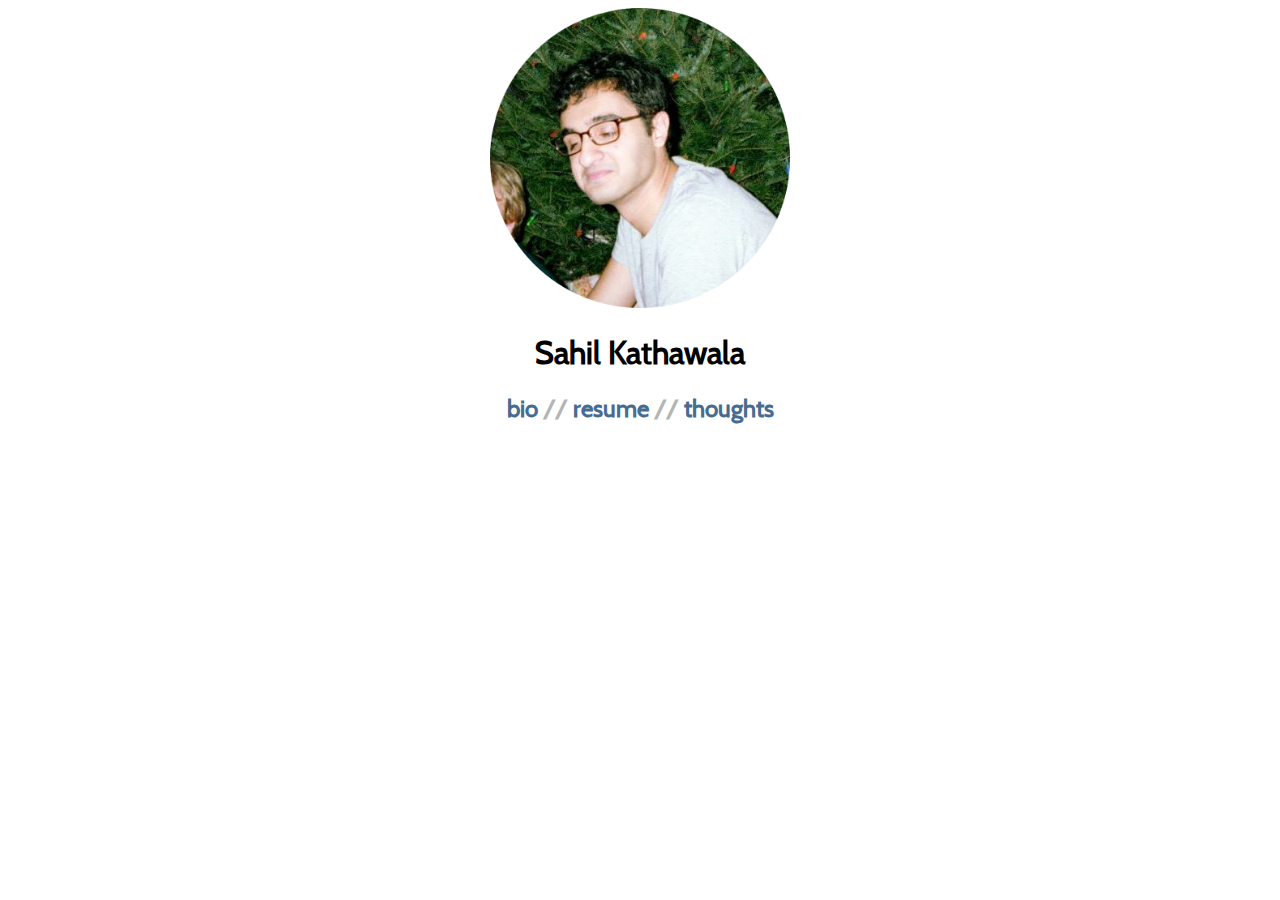
<file: index.html>
<!DOCTYPE html>
<html>
	<head>
		<title>Sahil Kathawala</title>
		<meta charset="UTF-8">
		<meta name="viewport" content="width=device-width, initial-scale=1.0, maximum-scale=1.0, user-scalable=0" />
		<link rel="stylesheet" href="index.css" type="text/css" />
		<link rel="icon" href="circle.png" type="image/png"/>
		
	</head>
	
	<body>
		<a href="./index.html"><img src="pic4web.jpg" id="me" alt="Picture of Sahil" width="300" height="300"/> </a>
	
	<h1 class="headline">Sahil Kathawala</h1>
	<h2 class="header">
			<a href="bio.html">bio</a>
			//
			<a href="resume.html">resume</a>
			//
			<a href="https://medium.com/@sahilkathawala">thoughts</a>
	</h2>
	</body>


</html>
</file>
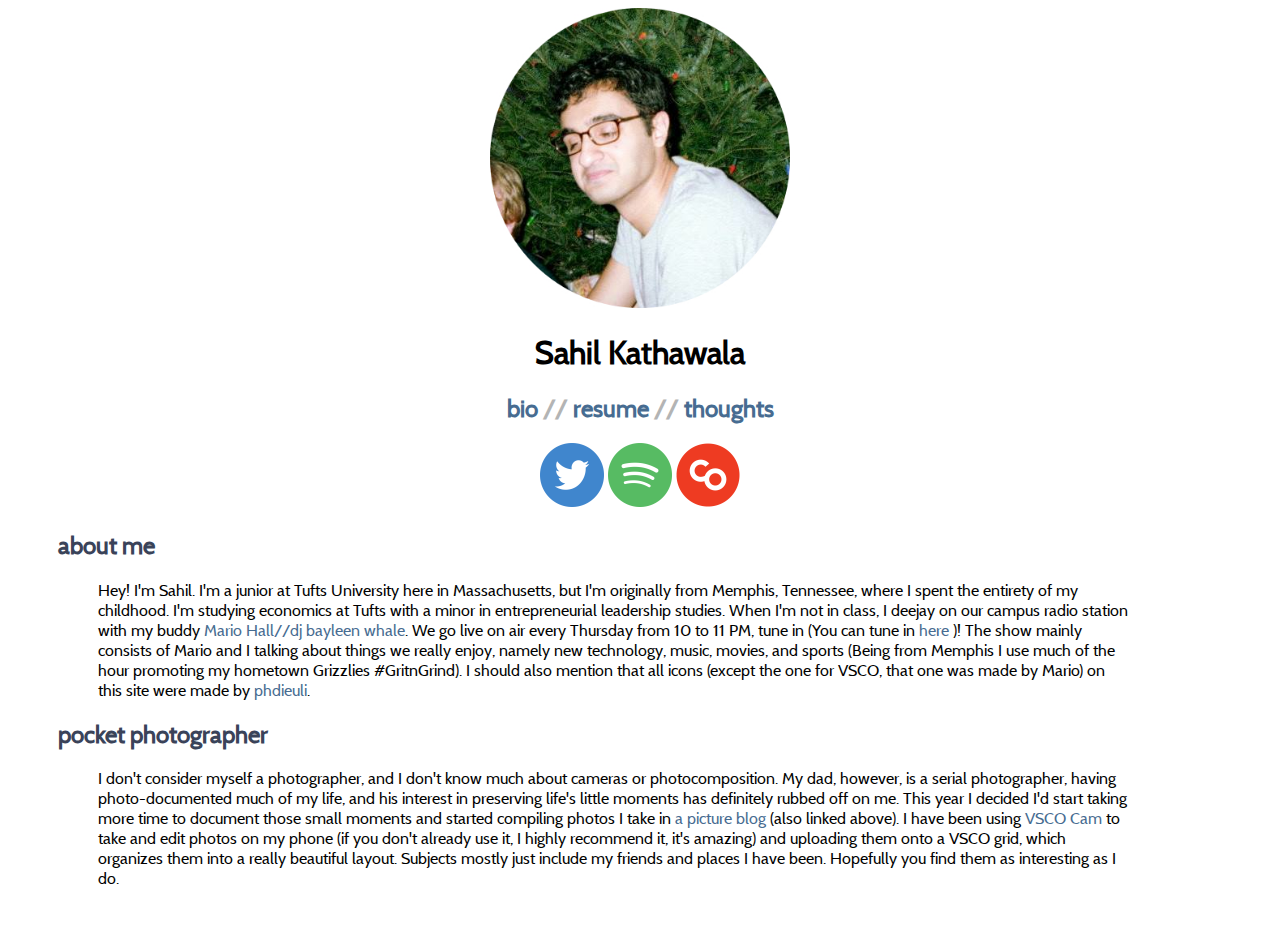
<file: bio.html>
<!DOCTYPE html>
<html>
	<head>
		<title>Sahil Kathawala</title>
		<meta charset="UTF-8">
		<meta name="viewport" content="width=device-width, initial-scale=1.0, maximum-scale=1.0, user-scalable=0" />
		<link rel="stylesheet" href="index.css" type="text/css" />
		<link rel="icon" href="circle.png" type="image/png"/>
	</head>
	
	<body>
		<a href="./index.html"><img src="pic4web.jpg" id="me" alt="Picture of Sahil" width="300" height="300"/> </a>
		<h1 class="headline">Sahil Kathawala</h1>
		<h2 class="header">
			<a href="bio.html">bio</a>
			//
			<a href="resume.html">resume</a>
			//
			<a href="https://medium.com/@sahilkathawala">thoughts</a>
		</h2>
		
		<div class="networks">
			<a href="https://www.twitter.com/sahilkathawala" target="_blank"><img src="twitter.png" alt="Twitter" width="64" height="64" /> </a>
			<a href="http://open.spotify.com/user/1219538384" target="_blank"><img src="spotify.png" alt="Spotify" width="64" height="64" /> </a>
			<!--<a href="https://foursquare.com/sahilkathawala" target="_blank"> <img src="foursquare.png" alt="Foursquare" width="64" height="64" /> </a>-->
			<a href="http://sahil.vsco.co" target="_blank"> <img src="vsco.png" alt="VSCO" width="64" height"64" /> </a>
		</div>
		
		<div class="bio">

		<h2 class="biohead">about me</h2>
		<p class="biopara">
			Hey! I'm Sahil. I'm a junior at Tufts University here in Massachusetts, but I'm originally from Memphis, Tennessee, where I spent the entirety of my childhood. I'm studying economics at Tufts with a minor in entrepreneurial leadership studies. When I'm not in class, I deejay on our campus radio station with my buddy <a href="http://twitter.com/nadomars" target="_blank">Mario Hall//dj bayleen whale</a>. We go live on air every Thursday from 10 to 11 PM, tune in (You can tune in <a href="http://wmfo.org/" target="_blank"> here </a>)! The show mainly consists of Mario and I talking about things we really enjoy, namely new technology, music, movies, and sports (Being from Memphis I use much of the hour promoting my hometown Grizzlies #GritnGrind). I should also mention that all icons (except the one for VSCO, that one was made by Mario) on this site were made by <a href="http://iconfindr.com/1bQv8s2" target="_blank">phdieuli</a>.
		</p>
		<h2 class="biohead">pocket photographer</h2>
		<p class="biopara">
			I don't consider myself a photographer, and I don't know much about cameras or photocomposition. My dad, however, is a serial photographer, having photo-documented much of my life, and his interest in preserving life's little moments has definitely rubbed off on me. This year I decided I'd start taking more time to document those small moments and started compiling photos I take in <a href="http://sahil.vsco.co" target="_blank">a picture blog</a> (also linked above). I have been using <a href="http://vsco.co/vscocam" target="_blank">VSCO Cam</a> to take and edit photos on my phone (if you don't already use it, I highly recommend it, it's amazing) and uploading them onto a VSCO grid, which organizes them into a really beautiful layout. Subjects mostly just include my friends and places I have been. Hopefully you find them as interesting as I do.
			<br/>
			<br/>
			<br/>
		</p>
</body>
</html>
</file>
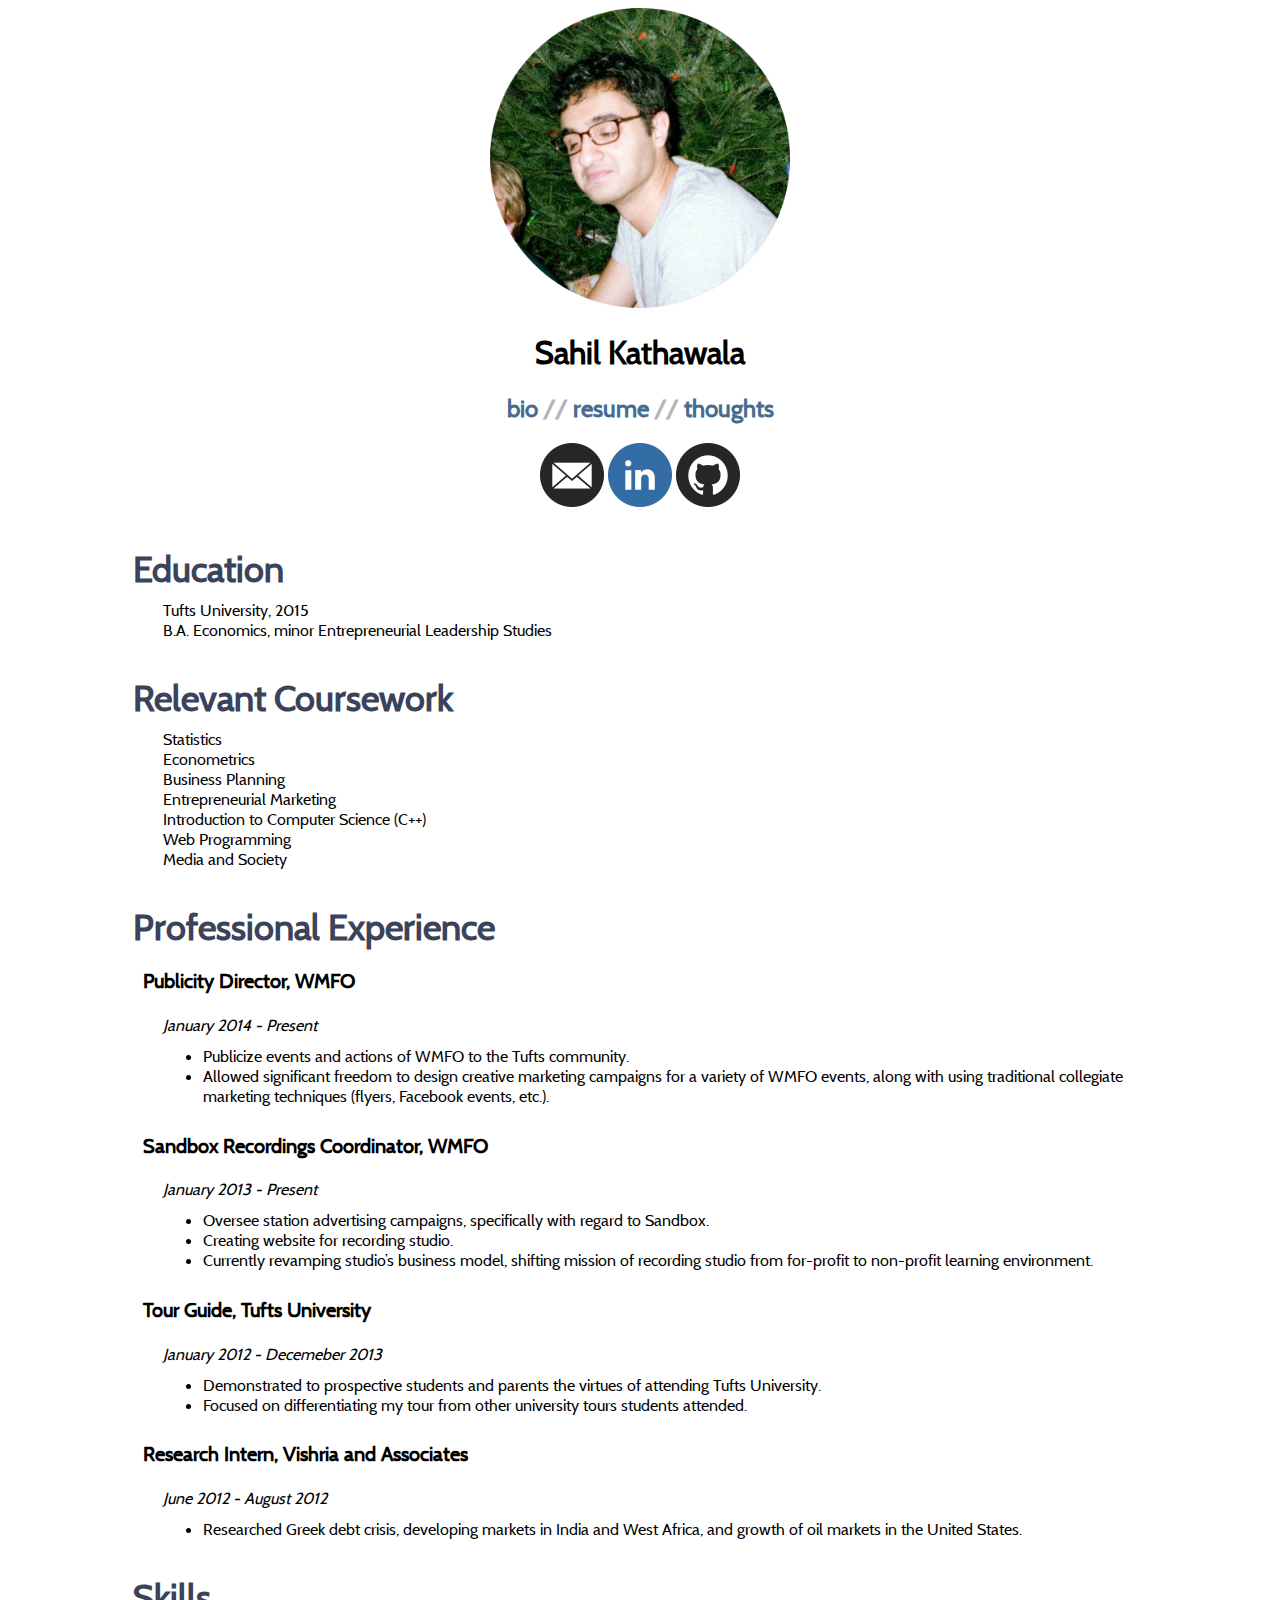
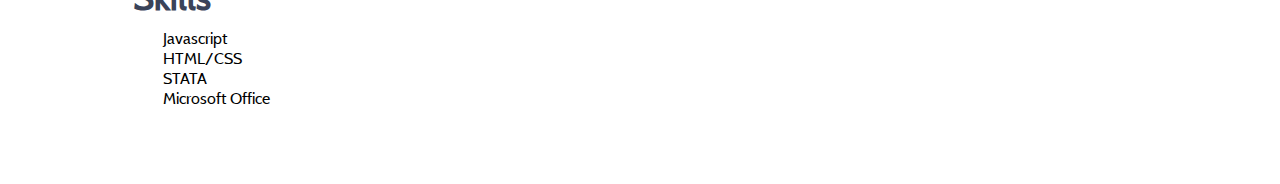
<file: resume.html>
<!DOCTYPE html>
<html>
	<head>
		<title>Sahil Kathawala</title>
		<meta charset="UTF-8">
		<meta name="viewport" content="width=device-width, initial-scale=1.0, maximum-scale=1.0, user-scalable=0" />
		<link rel="stylesheet" href="index.css" type="text/css" />
		<link rel="icon" href="circle.png" type="image/png"/>
	</head>

	<body>
		<a href="./index.html"><img src="pic4web.jpg" id="me" alt="Picture of Sahil" width="300" height="300"/> </a>
		<h1 class="headline">Sahil Kathawala</h1>
		<h2 class="header">
			<a href="bio.html">bio</a>
			//
			<a href="resume.html">resume</a>
			//
			<a href="https://medium.com/@sahilkathawala">thoughts</a>
		</h2>
		
		<div class="networks">
			<a href="mailto:sahilkathawala@gmail.com" target="_blank"><img src="mail.png" alt="Mail" width="64" height="64" /></a>
			<a href="http://www.linkedin.com/in/sahilkathawala" target="_blank"><img src="linkedin.png" alt="Linkedin" width="64" height="64" /> </a> 
			<a href="https://github.com/sahilkathawala" target="_blank"><img src="github.png" alt="GitHub" width="64" height="64" /> </a> 
		</div>

		<div class="resume">
		<h3 class="subjects">Education</h3>
		
		<p class="restext">
		Tufts University, 2015 <br/>
		B.A. Economics, minor Entrepreneurial Leadership Studies
		</p> 

		<h3 class="subjects">Relevant Coursework</h3>
		<p class="restext">
			Statistics <br/>
			Econometrics <br/>
			Business Planning <br/>
			Entrepreneurial Marketing <br/>
			Introduction to Computer Science (C++) <br/>
			Web Programming <br/>
			Media and Society <br/>
		</p>

		<h3 class="subjects">Professional Experience</h3>
		<h4 class="jobs">Publicity Director, WMFO</h4>
			<h5 class="dates">January 2014 - Present</h5>
			<ul class="restext">
				<li>
					Publicize events and actions of WMFO to the Tufts community.
				</li>
				<li>
					Allowed significant freedom to design creative marketing campaigns for a variety of WMFO events, along with using traditional collegiate marketing techniques (flyers, Facebook events, etc.).
				</li>
			</ul>
		<h4 class="jobs">Sandbox Recordings Coordinator, WMFO</h4>
			<h5 class="dates">January 2013 - Present</h5>
			<ul class="restext">
				<li>
					Oversee station advertising campaigns, specifically with regard to Sandbox.
				</li>
				<li>
					Creating website for recording studio.
				</li>
				<li>
					Currently revamping studio’s business model, shifting mission of recording studio from for-profit to non-profit learning environment.
				</li>
			</ul>
		<h4 class="jobs">Tour Guide, Tufts University</h4>
			<h5 class="dates"> January 2012 - Decemeber 2013</h5>
			<ul class="restext">
				<li>
					Demonstrated to prospective students and parents the virtues of attending Tufts University.
				</li>
				<li>
					Focused on differentiating my tour from other university tours students attended.
				</li>
			</ul>
		<h4 class="jobs">Research Intern, Vishria and Associates</h4>
			<h5 class="dates">June 2012 - August 2012</h5>
			<ul class="restext">
				<li>
					Researched Greek debt crisis, developing markets in India and West Africa, and growth of oil markets in the United States.
				</li>
			</ul>
		
		<h3 class="subjects">Skills</h3>
		<p class="restext">
		Javascript<br/>
		HTML/CSS<br/>
		STATA<br/>
		Microsoft Office<br/>
		<br/>
		<br/>
		<br/>
	
		</p>

	</div>
	
	</body>
</html>
</file>
<file: index.css>
@font-face {
    font-family: 'Cabin';
    src: url('Cabin-Regular.ttf');
 }

*{
	font-family: Cabin;
}

body{
	text-align: center;

}

a{
	text-decoration: none;	
}

a:link{
	color:#476C91;
	}
a:visited{
	color:#6a7d95;
}
a:hover{
	color:#6a7d95;
}
a:active{
	color: #609a9f;
}

.headline{
	text-align: center;
	font-weight: 700;
}

.header{
	text-align: center;
	font-weight: 600;
	color: #B3B4B4;
}

.bio, .resume{
	padding-left: 40px;
	padding-right: 40px;
	text-align: left;
}

.biohead{
	margin-left: 10px;
	color: #3a4359;
	font-weight: 600;

}

.biopara{
	margin-left: 50px;
	margin-right: 100px;
	font-weight: 400;
}

.networks{
	text-align: center;
	margin: 0px 8px -15px 8px;
	display: inline-block;
}

.subjects {
	font-size: 36px;
	margin-left: 85px;
	margin-bottom: -7px;
	text-align: left;
	color: #3a4359;
}

.jobs{
	font-size: 20px;
	font-weight: 600;
	margin-bottom: -5px;
	margin-left: 95px;
}

.dates{
	font-style: italic;
	font-weight: 400;
	font-size: 16px;
	margin-left: 115px;
	margin-bottom: -5px;
}

.restext{
	font-size: 16px;
	margin-left: 115px;
	margin-right: 100px;
	font-weight: 400;
}

@media (max-width: 568px) {
 	.bio, .resume, {
 		padding: 0;
 		margin: 0;
 	}

 	.biohead, .subjects, .jobs{
 		margin-left: 0;
 		margin-right: 0;
 	}

 	.biopara, .dates, .restext{
 		margin-left: 10px;
 		margin-right: 0;
 	}
}
</file>
